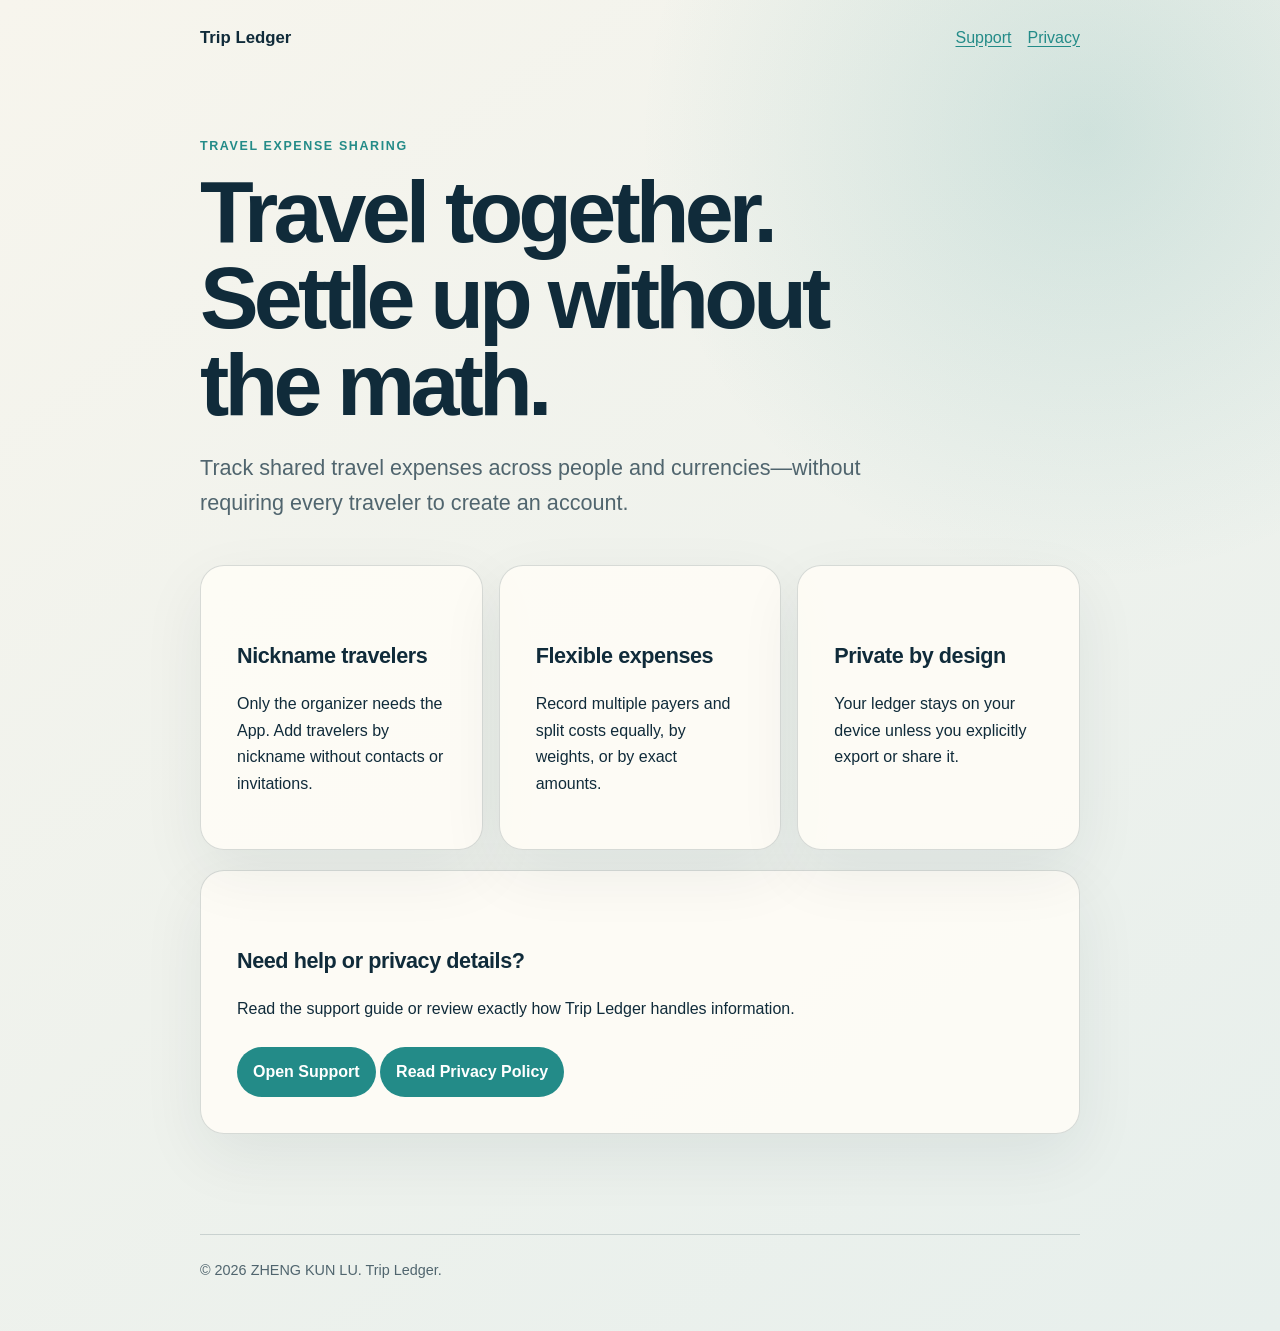
<file: index.html>
<!doctype html>
<html lang="en">
  <head>
    <meta charset="utf-8" />
    <meta name="viewport" content="width=device-width, initial-scale=1" />
    <meta name="description" content="Official support and privacy information for Trip Ledger." />
    <title>Trip Ledger</title>
    <link rel="stylesheet" href="styles.css" />
  </head>
  <body>
    <header class="shell">
      <nav aria-label="Primary">
        <a class="brand" href="index.html">Trip Ledger</a>
        <div class="nav-links">
          <a href="support.html">Support</a>
          <a href="privacy.html">Privacy</a>
        </div>
      </nav>
    </header>
    <main class="shell">
      <section class="hero">
        <p class="eyebrow">Travel expense sharing</p>
        <h1>Travel together. Settle up without the math.</h1>
        <p class="lede">
          Track shared travel expenses across people and currencies—without requiring every traveler
          to create an account.
        </p>
      </section>
      <section class="grid" aria-label="Trip Ledger principles">
        <article class="card">
          <h2>Nickname travelers</h2>
          <p>Only the organizer needs the App. Add travelers by nickname without contacts or invitations.</p>
        </article>
        <article class="card">
          <h2>Flexible expenses</h2>
          <p>Record multiple payers and split costs equally, by weights, or by exact amounts.</p>
        </article>
        <article class="card">
          <h2>Private by design</h2>
          <p>Your ledger stays on your device unless you explicitly export or share it.</p>
        </article>
      </section>
      <section class="card">
        <h2>Need help or privacy details?</h2>
        <p>Read the support guide or review exactly how Trip Ledger handles information.</p>
        <a class="button" href="support.html">Open Support</a>
        <a class="button" href="privacy.html">Read Privacy Policy</a>
      </section>
    </main>
    <footer class="shell">© 2026 <span data-publisher>ZHENG KUN LU</span>. Trip Ledger.</footer>
  </body>
</html>
</file>
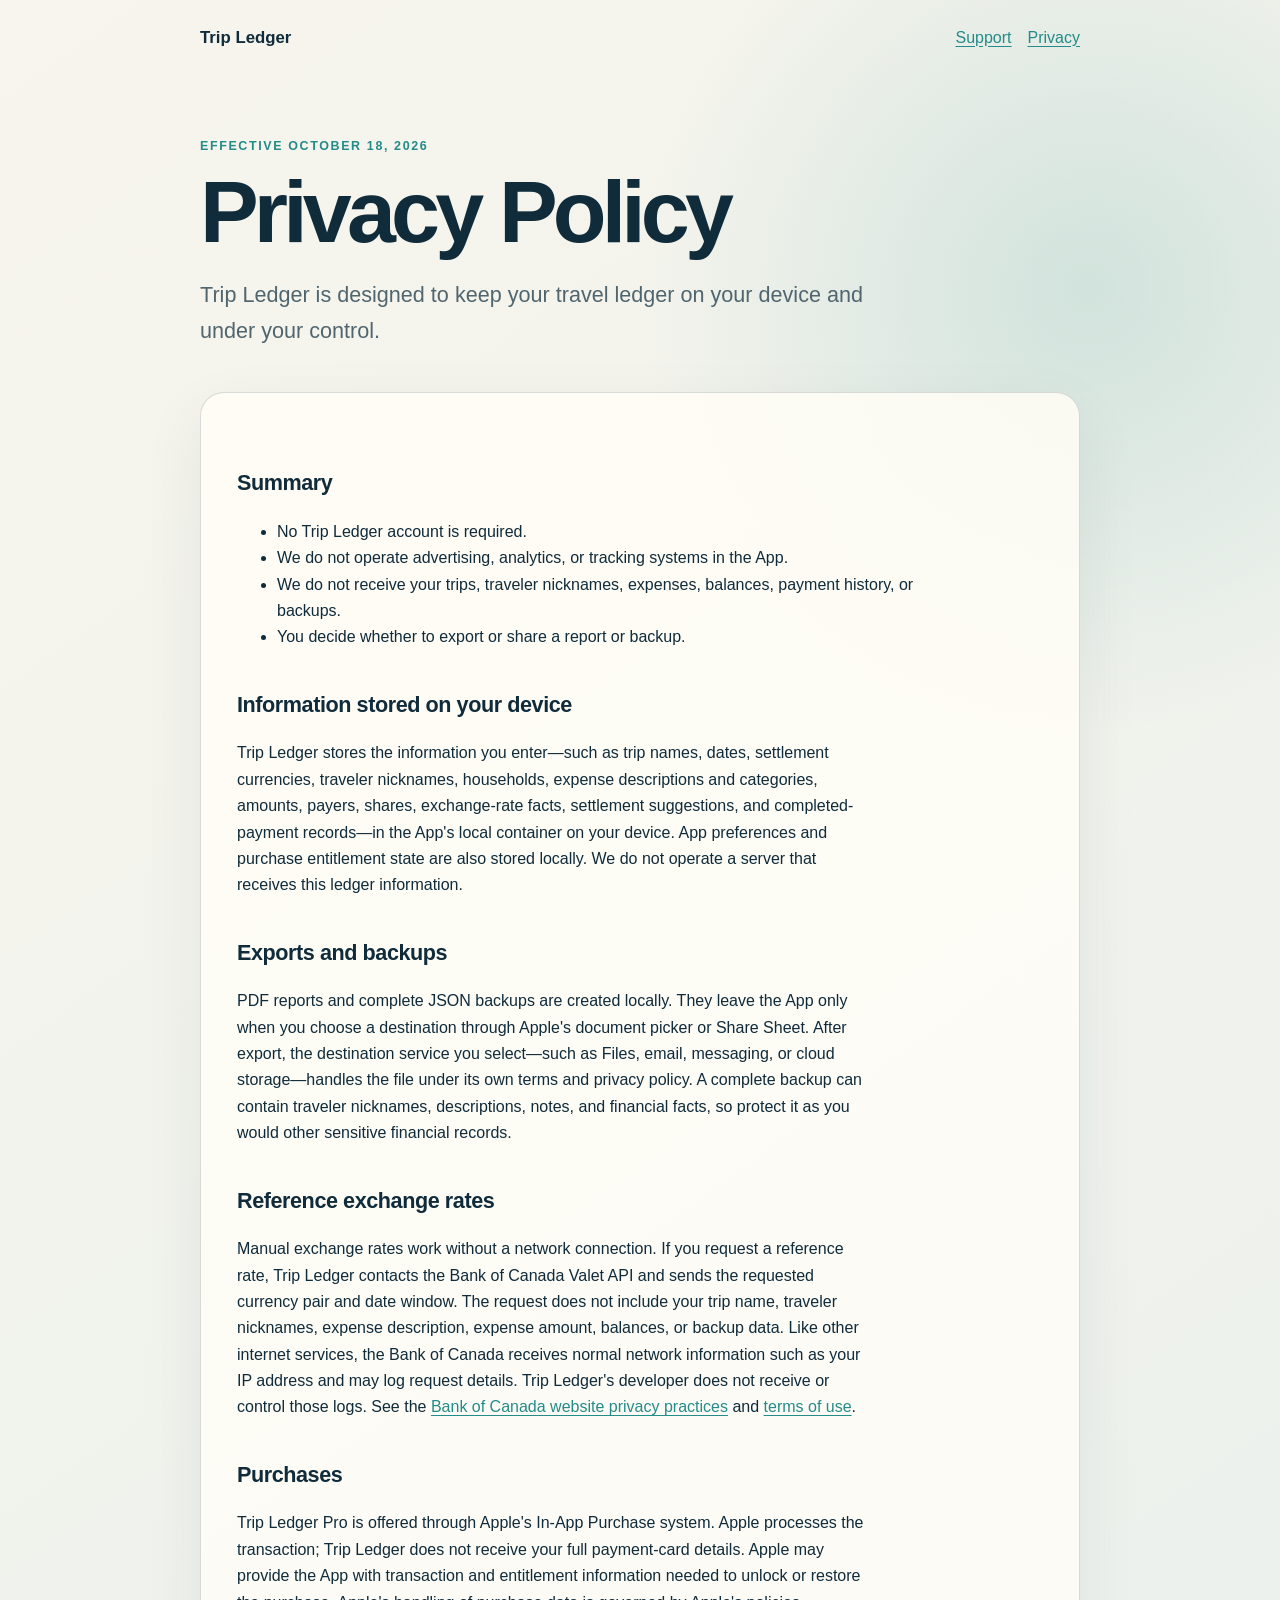
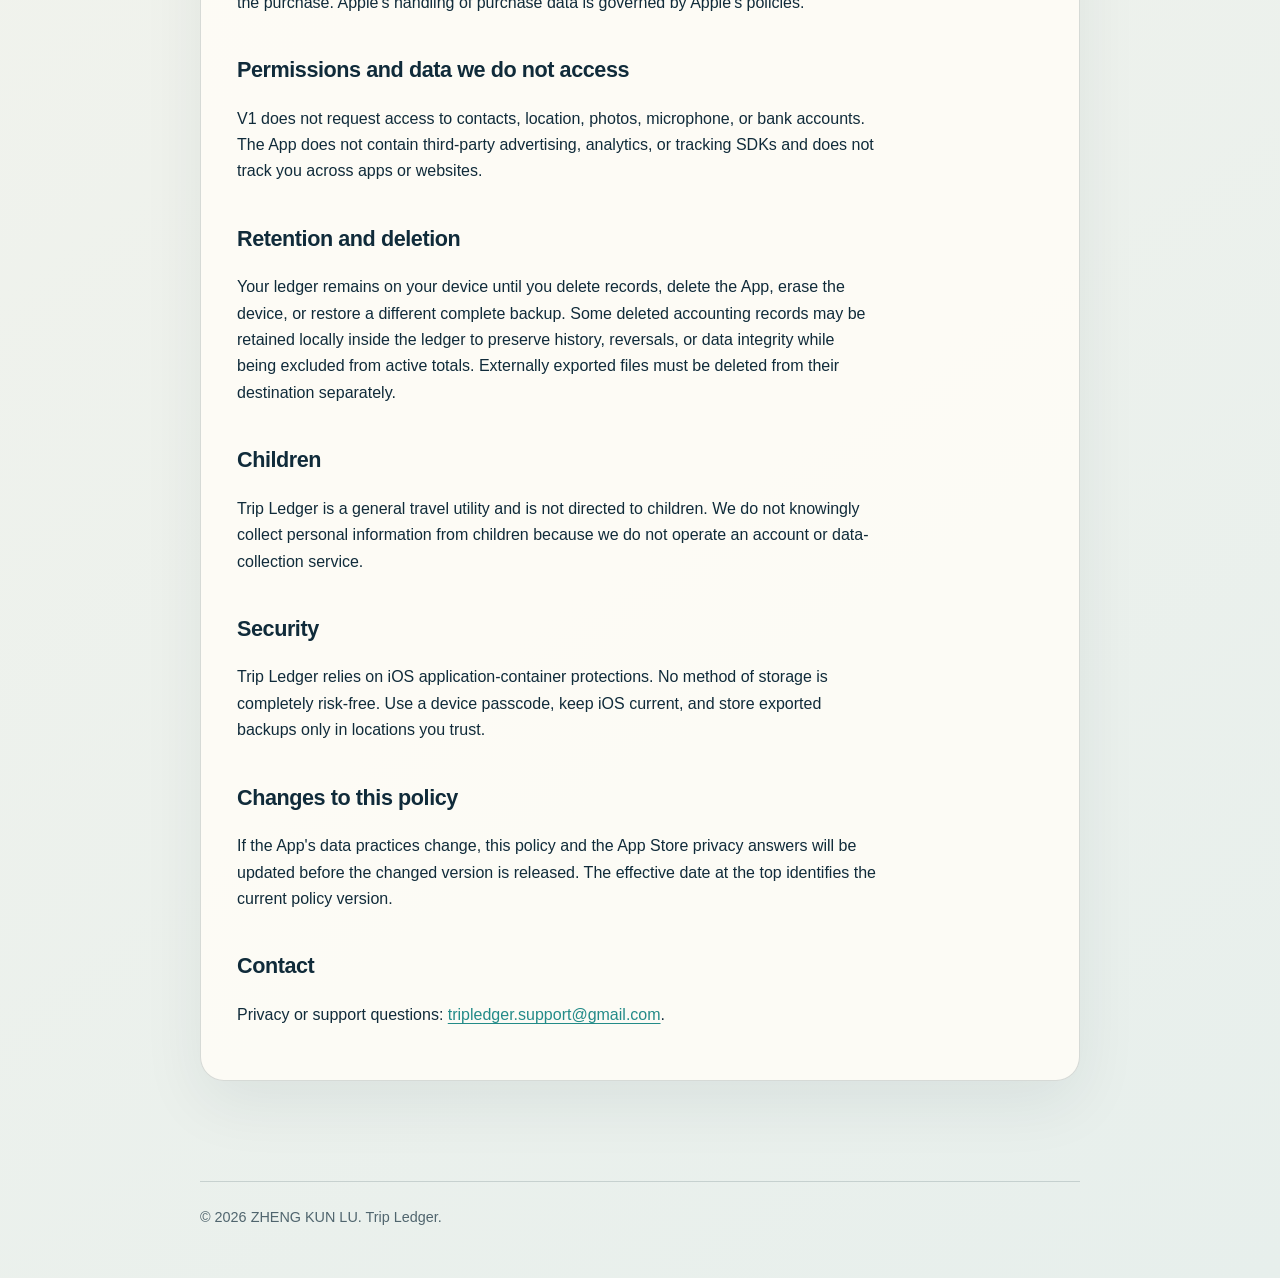
<file: privacy.html>
<!doctype html>
<html lang="en">
  <head>
    <meta charset="utf-8" />
    <meta name="viewport" content="width=device-width, initial-scale=1" />
    <meta name="description" content="Trip Ledger Privacy Policy." />
    <title>Privacy Policy — Trip Ledger</title>
    <link rel="stylesheet" href="styles.css" />
  </head>
  <body>
    <header class="shell">
      <nav aria-label="Primary">
        <a class="brand" href="index.html">Trip Ledger</a>
        <div class="nav-links">
          <a href="support.html">Support</a>
          <a aria-current="page" href="privacy.html">Privacy</a>
        </div>
      </nav>
    </header>
    <main class="shell">
      <section class="hero">
        <p class="eyebrow">Effective October 18, 2026</p>
        <h1>Privacy Policy</h1>
        <p class="lede">Trip Ledger is designed to keep your travel ledger on your device and under your control.</p>
      </section>

      <article class="card">
        <h2>Summary</h2>
        <ul>
          <li>No Trip Ledger account is required.</li>
          <li>We do not operate advertising, analytics, or tracking systems in the App.</li>
          <li>We do not receive your trips, traveler nicknames, expenses, balances, payment history, or backups.</li>
          <li>You decide whether to export or share a report or backup.</li>
        </ul>

        <h2>Information stored on your device</h2>
        <p>
          Trip Ledger stores the information you enter—such as trip names, dates, settlement currencies,
          traveler nicknames, households, expense descriptions and categories, amounts, payers, shares,
          exchange-rate facts, settlement suggestions, and completed-payment records—in the App's local
          container on your device. App preferences and purchase entitlement state are also stored locally.
          We do not operate a server that receives this ledger information.
        </p>

        <h2>Exports and backups</h2>
        <p>
          PDF reports and complete JSON backups are created locally. They leave the App only when you choose
          a destination through Apple's document picker or Share Sheet. After export, the destination service
          you select—such as Files, email, messaging, or cloud storage—handles the file under its own terms and
          privacy policy. A complete backup can contain traveler nicknames, descriptions, notes, and financial
          facts, so protect it as you would other sensitive financial records.
        </p>

        <h2>Reference exchange rates</h2>
        <p>
          Manual exchange rates work without a network connection. If you request a reference rate, Trip Ledger
          contacts the Bank of Canada Valet API and sends the requested currency pair and date window. The request
          does not include your trip name, traveler nicknames, expense description, expense amount, balances, or
          backup data. Like other internet services, the Bank of Canada receives normal network information such
          as your IP address and may log request details. Trip Ledger's developer does not receive or control those
          logs. See the
          <a href="https://www.bankofcanada.ca/privacy/website-privacy-practices/">Bank of Canada website privacy practices</a>
          and <a href="https://www.bankofcanada.ca/terms/">terms of use</a>.
        </p>

        <h2>Purchases</h2>
        <p>
          Trip Ledger Pro is offered through Apple's In-App Purchase system. Apple processes the transaction;
          Trip Ledger does not receive your full payment-card details. Apple may provide the App with transaction
          and entitlement information needed to unlock or restore the purchase. Apple's handling of purchase data
          is governed by Apple's policies.
        </p>

        <h2>Permissions and data we do not access</h2>
        <p>
          V1 does not request access to contacts, location, photos, microphone, or bank accounts. The App does not
          contain third-party advertising, analytics, or tracking SDKs and does not track you across apps or websites.
        </p>

        <h2>Retention and deletion</h2>
        <p>
          Your ledger remains on your device until you delete records, delete the App, erase the device, or restore
          a different complete backup. Some deleted accounting records may be retained locally inside the ledger to
          preserve history, reversals, or data integrity while being excluded from active totals. Externally exported
          files must be deleted from their destination separately.
        </p>

        <h2>Children</h2>
        <p>
          Trip Ledger is a general travel utility and is not directed to children. We do not knowingly collect
          personal information from children because we do not operate an account or data-collection service.
        </p>

        <h2>Security</h2>
        <p>
          Trip Ledger relies on iOS application-container protections. No method of storage is completely risk-free.
          Use a device passcode, keep iOS current, and store exported backups only in locations you trust.
        </p>

        <h2>Changes to this policy</h2>
        <p>
          If the App's data practices change, this policy and the App Store privacy answers will be updated before
          the changed version is released. The effective date at the top identifies the current policy version.
        </p>

        <h2>Contact</h2>
        <p>Privacy or support questions: <a href="mailto:tripledger.support@gmail.com">tripledger.support@gmail.com</a>.</p>
      </article>
    </main>
    <footer class="shell">© 2026 <span data-publisher>ZHENG KUN LU</span>. Trip Ledger.</footer>
  </body>
</html>
</file>
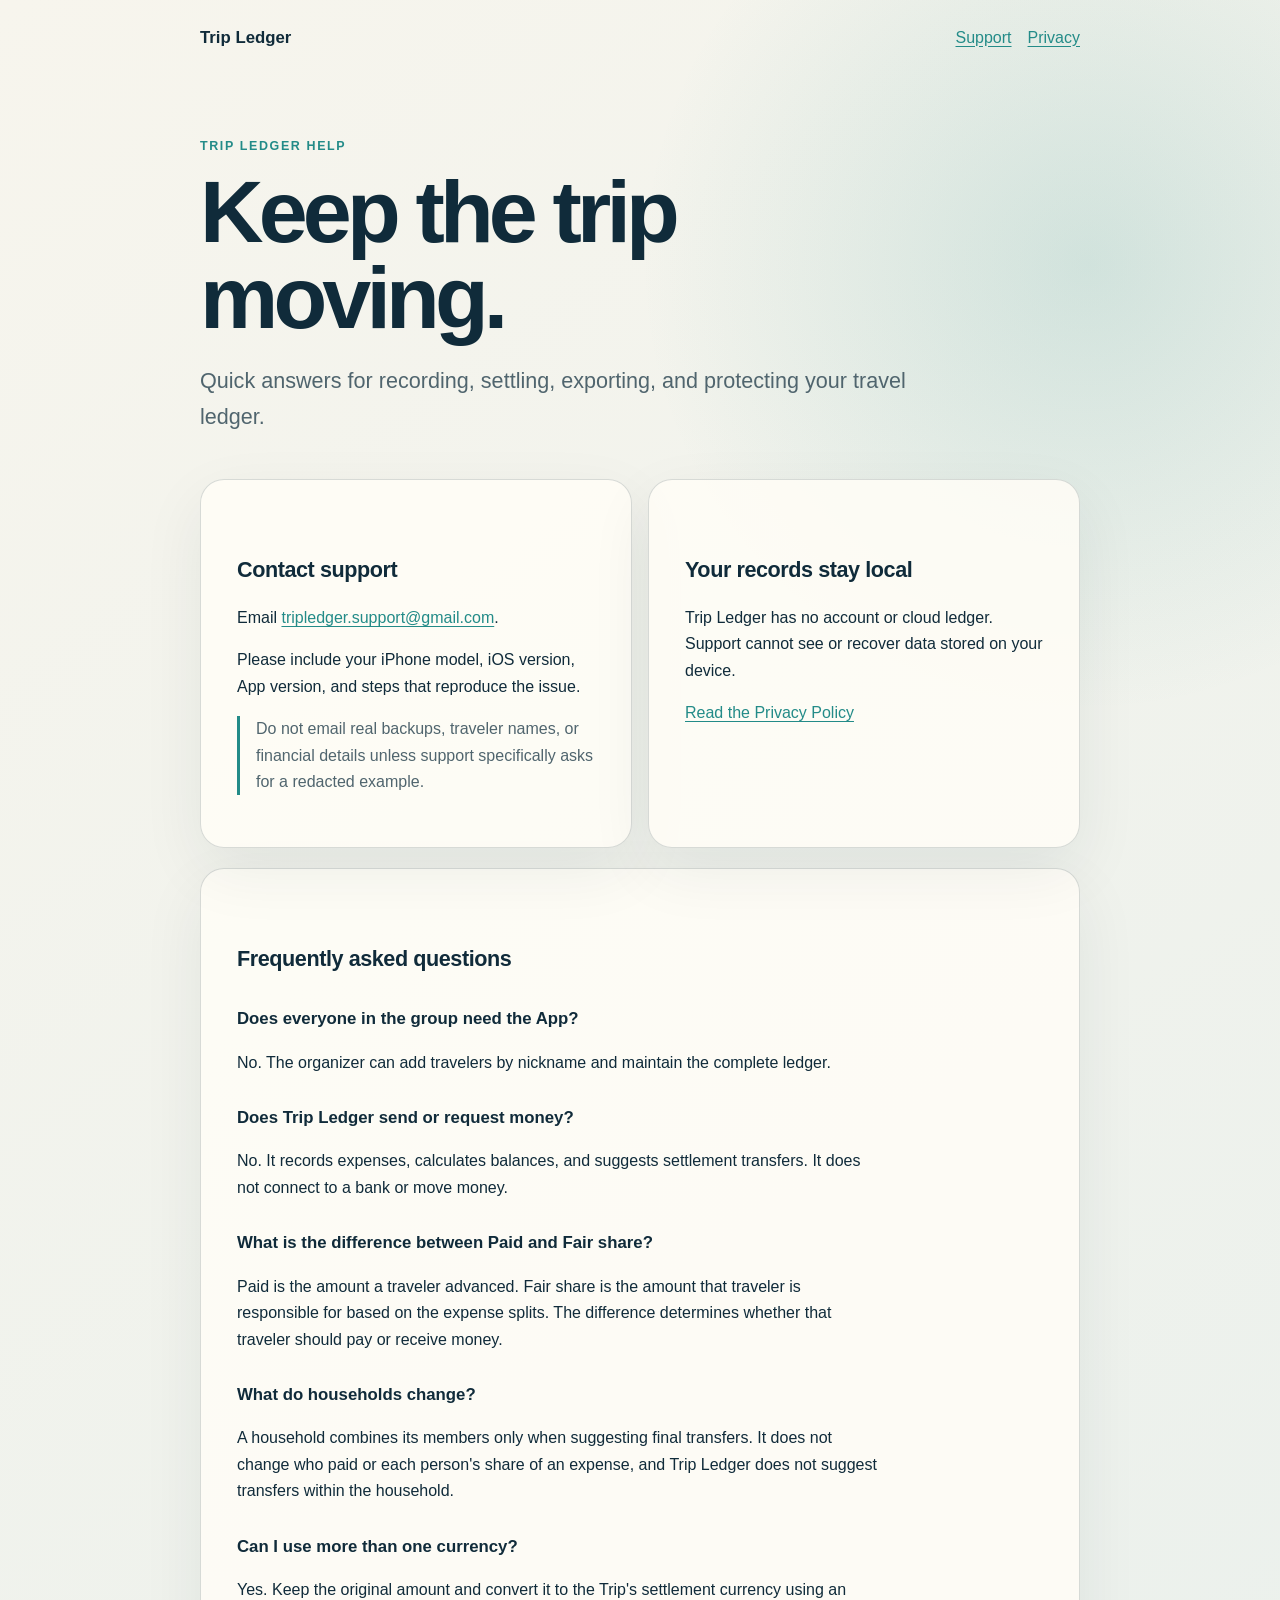
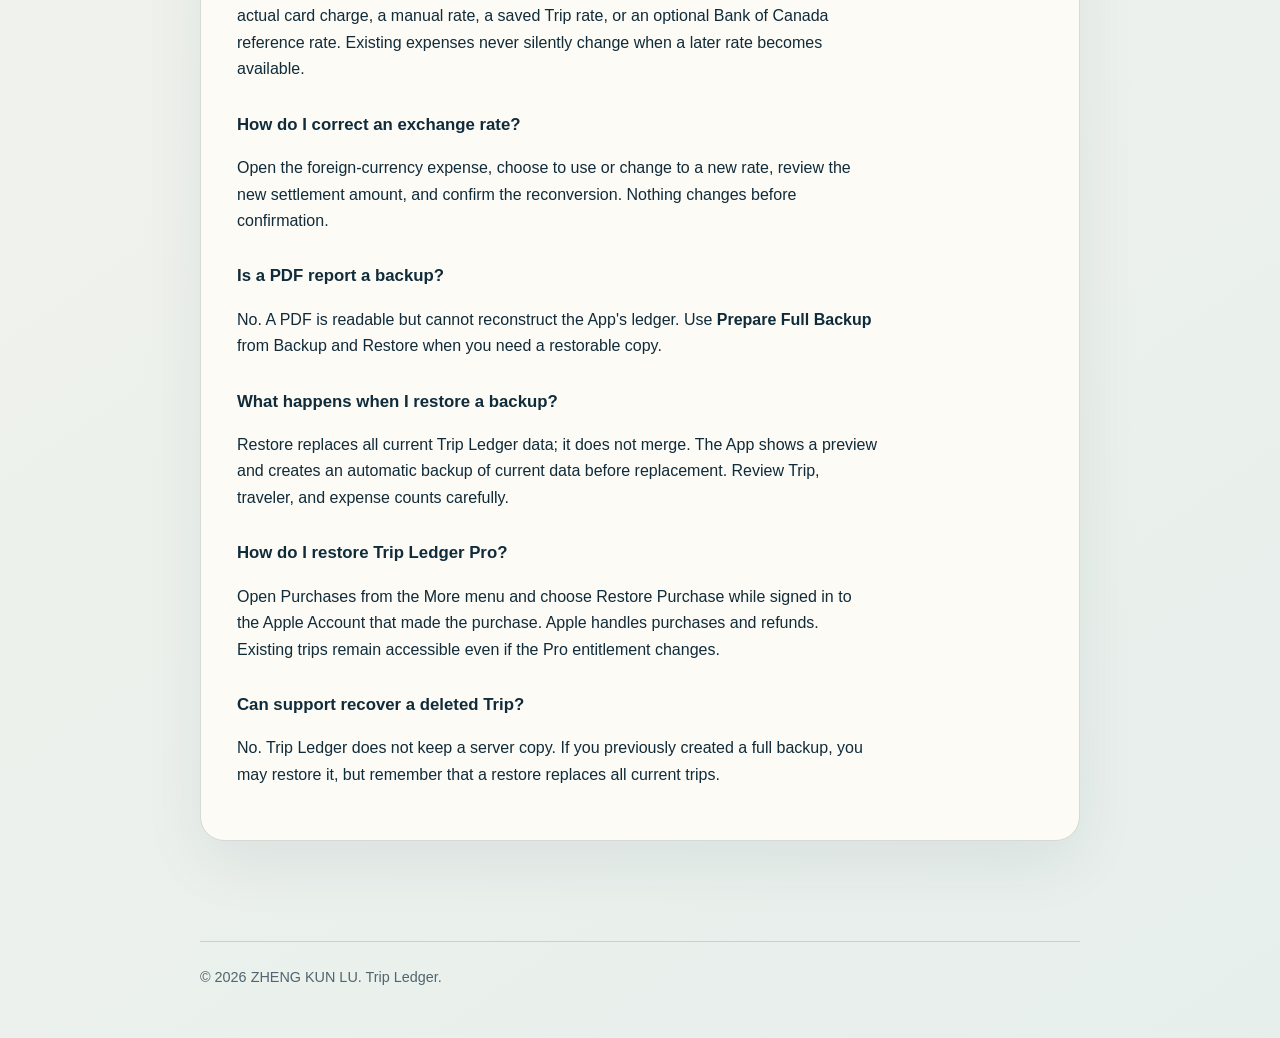
<file: support.html>
<!doctype html>
<html lang="en">
  <head>
    <meta charset="utf-8" />
    <meta name="viewport" content="width=device-width, initial-scale=1" />
    <meta name="description" content="Help and contact information for Trip Ledger." />
    <title>Support — Trip Ledger</title>
    <link rel="stylesheet" href="styles.css" />
  </head>
  <body>
    <header class="shell">
      <nav aria-label="Primary">
        <a class="brand" href="index.html">Trip Ledger</a>
        <div class="nav-links">
          <a aria-current="page" href="support.html">Support</a>
          <a href="privacy.html">Privacy</a>
        </div>
      </nav>
    </header>
    <main class="shell">
      <section class="hero">
        <p class="eyebrow">Trip Ledger Help</p>
        <h1>Keep the trip moving.</h1>
        <p class="lede">Quick answers for recording, settling, exporting, and protecting your travel ledger.</p>
      </section>

      <section class="grid">
        <article class="card">
          <h2>Contact support</h2>
          <p>Email <a href="mailto:tripledger.support@gmail.com">tripledger.support@gmail.com</a>.</p>
          <p>Please include your iPhone model, iOS version, App version, and steps that reproduce the issue.</p>
          <p class="note">Do not email real backups, traveler names, or financial details unless support specifically asks for a redacted example.</p>
        </article>
        <article class="card">
          <h2>Your records stay local</h2>
          <p>Trip Ledger has no account or cloud ledger. Support cannot see or recover data stored on your device.</p>
          <a href="privacy.html">Read the Privacy Policy</a>
        </article>
      </section>

      <section class="card">
        <h2>Frequently asked questions</h2>

        <h3>Does everyone in the group need the App?</h3>
        <p>No. The organizer can add travelers by nickname and maintain the complete ledger.</p>

        <h3>Does Trip Ledger send or request money?</h3>
        <p>No. It records expenses, calculates balances, and suggests settlement transfers. It does not connect to a bank or move money.</p>

        <h3>What is the difference between Paid and Fair share?</h3>
        <p>
          Paid is the amount a traveler advanced. Fair share is the amount that traveler is responsible for based
          on the expense splits. The difference determines whether that traveler should pay or receive money.
        </p>

        <h3>What do households change?</h3>
        <p>
          A household combines its members only when suggesting final transfers. It does not change who paid or
          each person's share of an expense, and Trip Ledger does not suggest transfers within the household.
        </p>

        <h3>Can I use more than one currency?</h3>
        <p>
          Yes. Keep the original amount and convert it to the Trip's settlement currency using an actual card charge,
          a manual rate, a saved Trip rate, or an optional Bank of Canada reference rate. Existing expenses never
          silently change when a later rate becomes available.
        </p>

        <h3>How do I correct an exchange rate?</h3>
        <p>
          Open the foreign-currency expense, choose to use or change to a new rate, review the new settlement amount,
          and confirm the reconversion. Nothing changes before confirmation.
        </p>

        <h3>Is a PDF report a backup?</h3>
        <p>
          No. A PDF is readable but cannot reconstruct the App's ledger. Use <strong>Prepare Full Backup</strong> from
          Backup and Restore when you need a restorable copy.
        </p>

        <h3>What happens when I restore a backup?</h3>
        <p>
          Restore replaces all current Trip Ledger data; it does not merge. The App shows a preview and creates an
          automatic backup of current data before replacement. Review Trip, traveler, and expense counts carefully.
        </p>

        <h3>How do I restore Trip Ledger Pro?</h3>
        <p>
          Open Purchases from the More menu and choose Restore Purchase while signed in to the Apple Account that
          made the purchase. Apple handles purchases and refunds. Existing trips remain accessible even if the Pro
          entitlement changes.
        </p>

        <h3>Can support recover a deleted Trip?</h3>
        <p>
          No. Trip Ledger does not keep a server copy. If you previously created a full backup, you may restore it,
          but remember that a restore replaces all current trips.
        </p>
      </section>
    </main>
    <footer class="shell">© 2026 <span data-publisher>ZHENG KUN LU</span>. Trip Ledger.</footer>
  </body>
</html>
</file>
<file: styles.css>
:root {
  color-scheme: light dark;
  --ink: #102b3a;
  --muted: #50656e;
  --paper: #f7f5ed;
  --wash: #e7efec;
  --accent: #238b88;
  --line: rgba(16, 43, 58, 0.16);
  --card: rgba(255, 253, 246, 0.86);
}

* {
  box-sizing: border-box;
}

body {
  margin: 0;
  color: var(--ink);
  background:
    radial-gradient(circle at 85% 10%, rgba(35, 139, 136, 0.16), transparent 28rem),
    linear-gradient(145deg, var(--paper), var(--wash));
  font-family: -apple-system, BlinkMacSystemFont, "Segoe UI", sans-serif;
  line-height: 1.65;
}

a {
  color: var(--accent);
  text-underline-offset: 0.18em;
}

.shell {
  width: min(880px, calc(100% - 2rem));
  margin: 0 auto;
}

header {
  padding: 1.5rem 0 0;
}

nav {
  display: flex;
  align-items: center;
  justify-content: space-between;
  gap: 1rem;
}

.brand {
  color: var(--ink);
  font-size: 1.05rem;
  font-weight: 750;
  text-decoration: none;
}

.nav-links {
  display: flex;
  gap: 1rem;
}

main {
  padding: 4.5rem 0 5rem;
}

.hero {
  max-width: 720px;
  margin-bottom: 2.75rem;
}

.eyebrow {
  color: var(--accent);
  font-size: 0.78rem;
  font-weight: 800;
  letter-spacing: 0.13em;
  text-transform: uppercase;
}

h1 {
  max-width: 760px;
  margin: 0.35rem 0 1rem;
  font-size: clamp(2.5rem, 8vw, 5.5rem);
  letter-spacing: -0.055em;
  line-height: 0.98;
}

h2 {
  margin-top: 2.25rem;
  font-size: 1.35rem;
  letter-spacing: -0.02em;
}

h3 {
  margin-top: 1.75rem;
  font-size: 1.05rem;
}

p,
li {
  max-width: 72ch;
}

.lede {
  color: var(--muted);
  font-size: clamp(1.08rem, 2.5vw, 1.35rem);
}

.card {
  margin: 1.25rem 0;
  padding: clamp(1.25rem, 4vw, 2.25rem);
  border: 1px solid var(--line);
  border-radius: 1.5rem;
  background: var(--card);
  box-shadow: 0 1.4rem 4rem rgba(16, 43, 58, 0.07);
}

.grid {
  display: grid;
  grid-template-columns: repeat(auto-fit, minmax(230px, 1fr));
  gap: 1rem;
}

.grid .card {
  margin: 0;
}

.button {
  display: inline-block;
  margin-top: 0.5rem;
  padding: 0.75rem 1rem;
  border-radius: 999px;
  color: white;
  background: var(--accent);
  font-weight: 750;
  text-decoration: none;
}

.note {
  padding-left: 1rem;
  border-left: 3px solid var(--accent);
  color: var(--muted);
}

footer {
  padding: 1.5rem 0 3rem;
  border-top: 1px solid var(--line);
  color: var(--muted);
  font-size: 0.9rem;
}

@media (prefers-color-scheme: dark) {
  :root {
    --ink: #edf6f3;
    --muted: #b6c7c7;
    --paper: #071418;
    --wash: #10242a;
    --accent: #55c8c4;
    --line: rgba(237, 246, 243, 0.15);
    --card: rgba(18, 38, 43, 0.88);
  }
}
</file>
